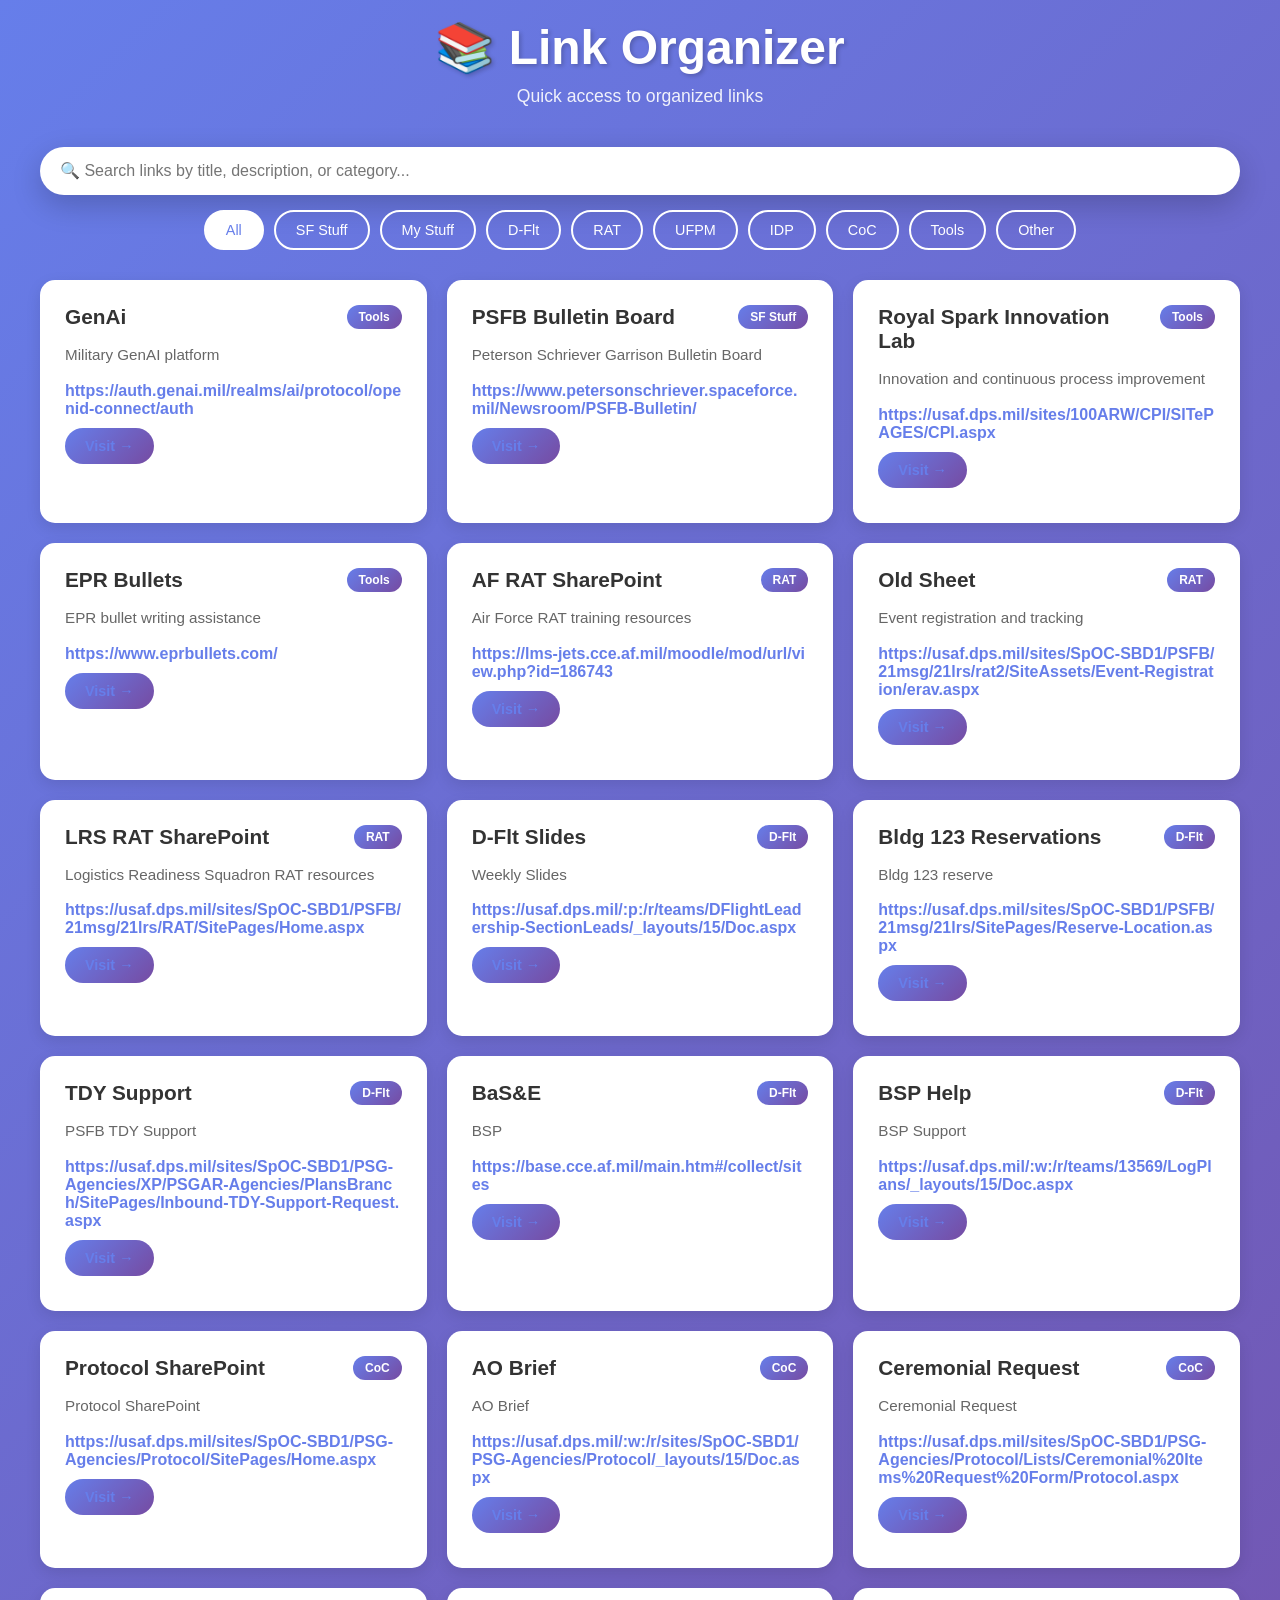
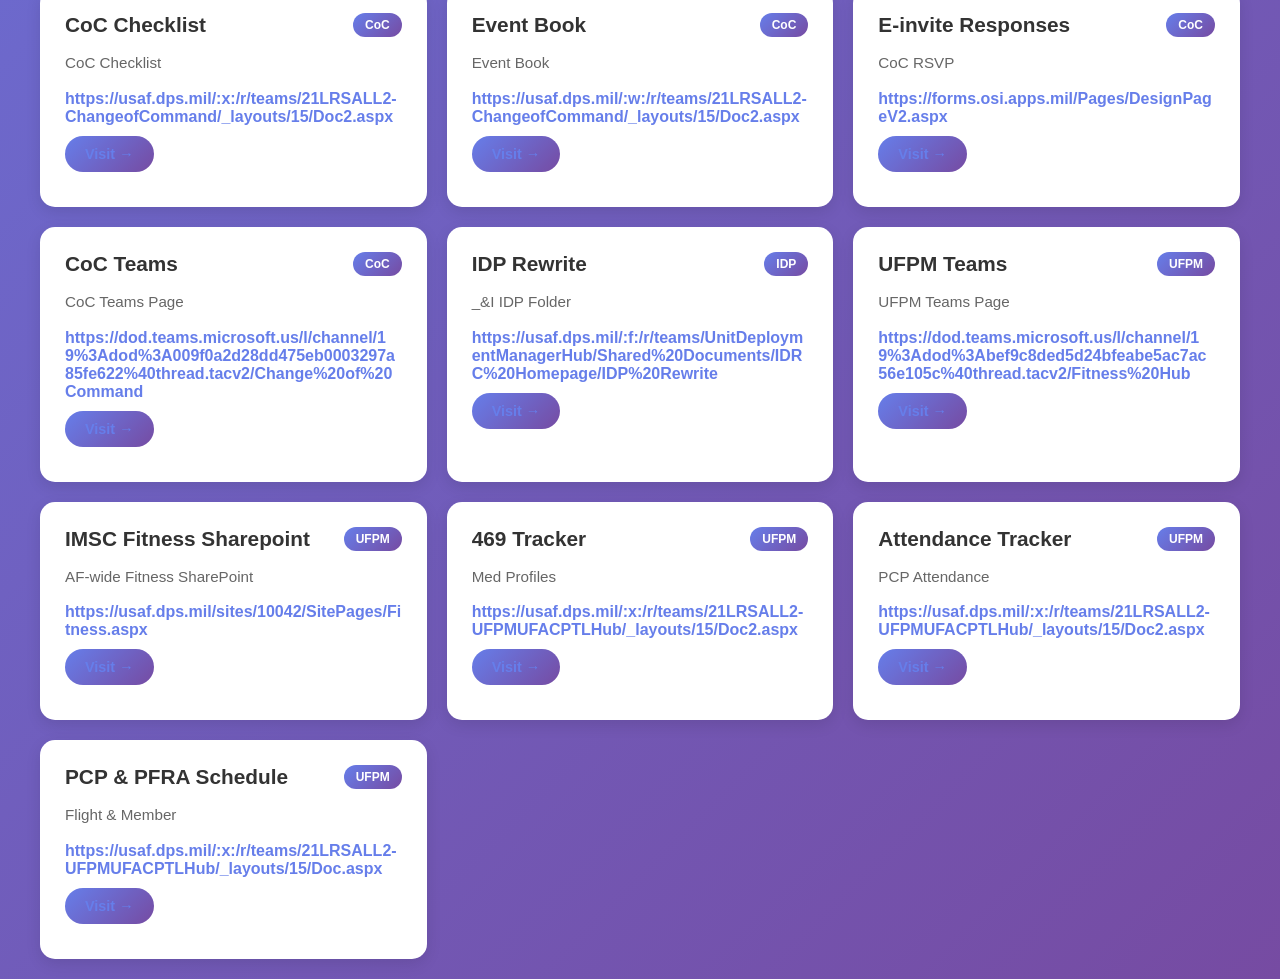
<file: index.html>
<!DOCTYPE html>
<html lang="en">
<head>
    <meta charset="UTF-8">
    <meta name="viewport" content="width=device-width, initial-scale=1.0">
    <title>Link Organizer</title>
    <link rel="stylesheet" href="styles.css">
</head>
<body>
    <div class="container">
        <!-- Header -->
        <header class="header">
            <h1>📚 Link Organizer</h1>
            <p>Quick access to organized links</p>
        </header>

        <!-- Search Section -->
        <div class="search-section">
            <input 
                type="text" 
                id="searchInput" 
                class="search-bar" 
                placeholder="🔍 Search links by title, description, or category..."
            >
            <div class="filter-buttons">
                <button class="filter-btn active" data-filter="all">All</button>
                <div id="categoryButtons" class="category-buttons"></div>
            </div>
        </div>

        <!-- Links Display Section -->
        <div class="content">
            <div id="linksContainer" class="links-container"></div>
            <div id="noResults" class="no-results" style="display: none;">
                <p>No links found. Try a different search!</p>
            </div>
        </div>
    </div>

    <script src="script.js"></script>
</body>
</html>
</file>
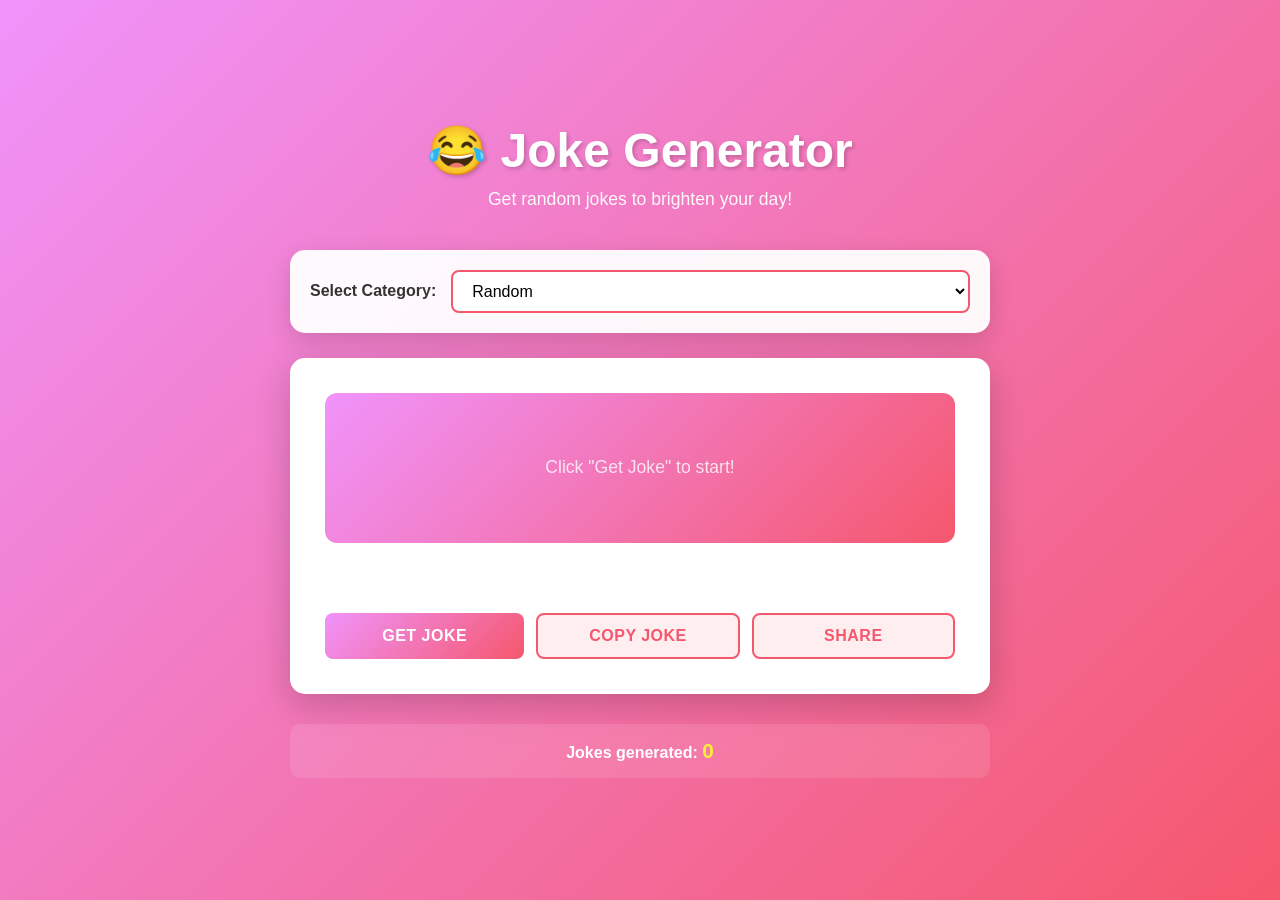
<file: joke-generator.html>
<!DOCTYPE html>
<html lang="en">
<head>
    <meta charset="UTF-8">
    <meta name="viewport" content="width=device-width, initial-scale=1.0">
    <title>Random Joke Generator</title>
    <link rel="stylesheet" href="joke-styles.css">
</head>
<body>
    <div class="container">
        <!-- Header -->
        <header class="header">
            <h1>😂 Joke Generator</h1>
            <p>Get random jokes to brighten your day!</p>
        </header>

        <!-- Controls Section -->
        <div class="controls-section">
            <div class="category-select">
                <label for="jokeCategory">Select Category:</label>
                <select id="jokeCategory">
                    <option value="random">Random</option>
                    <option value="general">General</option>
                    <option value="programming">Programming</option>
                    <option value="knock-knock">Knock Knock</option>
                </select>
            </div>
        </div>

        <!-- Joke Display Section -->
        <div class="joke-section">
            <div id="jokeContainer" class="joke-container">
                <div class="joke-placeholder">
                    <p>Click "Get Joke" to start!</p>
                </div>
            </div>

            <!-- Joke Type Badge -->
            <div id="jokeType" class="joke-type-badge"></div>

            <!-- Buttons -->
            <div class="button-group">
                <button id="getJokeBtn" class="btn btn-primary">Get Joke</button>
                <button id="copyBtn" class="btn btn-secondary">Copy Joke</button>
                <button id="shareBtn" class="btn btn-secondary">Share</button>
            </div>
        </div>

        <!-- Loading Indicator -->
        <div id="loading" class="loading" style="display: none;">
            <div class="spinner"></div>
            <p>Loading joke...</p>
        </div>

        <!-- Error Message -->
        <div id="errorMessage" class="error-message" style="display: none;"></div>

        <!-- Success Message -->
        <div id="successMessage" class="success-message" style="display: none;"></div>

        <!-- Stats Section -->
        <div class="stats-section">
            <p>Jokes generated: <span id="jokeCount">0</span></p>
        </div>
    </div>

    <script src="joke-script.js"></script>
</body>
</html>
</file>
<file: styles.css>
* {
    margin: 0;
    padding: 0;
    box-sizing: border-box;
}

body {
    font-family: 'Segoe UI', Tahoma, Geneva, Verdana, sans-serif;
    background: linear-gradient(135deg, #667eea 0%, #764ba2 100%);
    min-height: 100vh;
    padding: 20px;
}

.container {
    max-width: 1200px;
    margin: 0 auto;
}

/* Header */
.header {
    text-align: center;
    color: white;
    margin-bottom: 40px;
    animation: slideDown 0.5s ease;
}

.header h1 {
    font-size: 3rem;
    margin-bottom: 10px;
    text-shadow: 2px 2px 4px rgba(0, 0, 0, 0.2);
}

.header p {
    font-size: 1.1rem;
    opacity: 0.9;
}

/* Search Section */
.search-section {
    margin-bottom: 30px;
    animation: slideUp 0.5s ease;
}

.search-bar {
    width: 100%;
    padding: 15px 20px;
    font-size: 1rem;
    border: none;
    border-radius: 50px;
    box-shadow: 0 10px 30px rgba(0, 0, 0, 0.2);
    margin-bottom: 15px;
    transition: all 0.3s ease;
}

.search-bar:focus {
    outline: none;
    box-shadow: 0 10px 40px rgba(0, 0, 0, 0.3);
    transform: translateY(-2px);
}

.filter-buttons {
    display: flex;
    gap: 10px;
    flex-wrap: wrap;
    justify-content: center;
}

.filter-btn {
    padding: 10px 20px;
    border: 2px solid white;
    background: transparent;
    color: white;
    border-radius: 25px;
    cursor: pointer;
    font-size: 0.9rem;
    transition: all 0.3s ease;
    font-weight: 500;
}

.filter-btn:hover {
    background: rgba(255, 255, 255, 0.2);
    transform: translateY(-2px);
}

.filter-btn.active {
    background: white;
    color: #667eea;
}

.category-buttons {
    display: flex;
    gap: 10px;
    flex-wrap: wrap;
    justify-content: center;
}

/* Content */
.content {
    min-height: 400px;
}

.links-container {
    display: grid;
    grid-template-columns: repeat(auto-fill, minmax(300px, 1fr));
    gap: 20px;
    animation: fadeIn 0.5s ease;
}

.link-card {
    background: white;
    border-radius: 15px;
    padding: 25px;
    box-shadow: 0 5px 15px rgba(0, 0, 0, 0.1);
    transition: all 0.3s ease;
    cursor: pointer;
    position: relative;
    overflow: hidden;
}

.link-card::before {
    content: '';
    position: absolute;
    top: 0;
    left: -100%;
    width: 100%;
    height: 4px;
    background: linear-gradient(90deg, #667eea, #764ba2);
    transition: left 0.3s ease;
}

.link-card:hover {
    transform: translateY(-8px);
    box-shadow: 0 15px 35px rgba(0, 0, 0, 0.2);
}

.link-card:hover::before {
    left: 0;
}

.link-card-header {
    display: flex;
    justify-content: space-between;
    align-items: flex-start;
    margin-bottom: 15px;
}

.link-card h3 {
    color: #333;
    font-size: 1.3rem;
    margin: 0;
    flex-grow: 1;
    word-break: break-word;
}

.category-badge {
    background: linear-gradient(135deg, #667eea, #764ba2);
    color: white;
    padding: 5px 12px;
    border-radius: 20px;
    font-size: 0.75rem;
    font-weight: 600;
    white-space: nowrap;
    flex-shrink: 0;
    margin-left: 10px;
}

.link-card p {
    color: #666;
    font-size: 0.95rem;
    margin-bottom: 15px;
    line-height: 1.5;
}

.link-card a {
    display: inline-block;
    color: #667eea;
    text-decoration: none;
    font-weight: 600;
    word-break: break-all;
    transition: all 0.3s ease;
    margin-bottom: 10px;
}

.link-card a:hover {
    color: #764ba2;
    text-decoration: underline;
}

.card-link-btn {
    display: inline-block;
    background: linear-gradient(135deg, #667eea, #764ba2);
    color: white;
    padding: 10px 20px;
    border-radius: 20px;
    text-decoration: none;
    font-weight: 600;
    transition: all 0.3s ease;
    border: none;
    cursor: pointer;
    font-size: 0.9rem;
}

.card-link-btn:hover {
    transform: translateX(5px);
    box-shadow: 0 5px 15px rgba(102, 126, 234, 0.4);
}

.no-results {
    text-align: center;
    color: white;
    padding: 60px 20px;
    font-size: 1.2rem;
    animation: fadeIn 0.5s ease;
}

/* Animations */
@keyframes slideDown {
    from {
        opacity: 0;
        transform: translateY(-20px);
    }
    to {
        opacity: 1;
        transform: translateY(0);
    }
}

@keyframes slideUp {
    from {
        opacity: 0;
        transform: translateY(20px);
    }
    to {
        opacity: 1;
        transform: translateY(0);
    }
}

@keyframes fadeIn {
    from {
        opacity: 0;
    }
    to {
        opacity: 1;
    }
}

/* Responsive Design */
@media (max-width: 768px) {
    .header h1 {
        font-size: 2rem;
    }

    .links-container {
        grid-template-columns: 1fr;
    }

    .filter-buttons {
        justify-content: flex-start;
        overflow-x: auto;
        padding: 0 10px;
    }

    .link-card {
        padding: 20px;
    }
}

@media (max-width: 480px) {
    body {
        padding: 10px;
    }

    .header h1 {
        font-size: 1.5rem;
    }

    .header p {
        font-size: 0.9rem;
    }

    .search-bar {
        padding: 12px 15px;
        font-size: 0.9rem;
    }

    .filter-btn {
        padding: 8px 15px;
        font-size: 0.8rem;
    }
}
</file>
<file: joke-styles.css>
* {
    margin: 0;
    padding: 0;
    box-sizing: border-box;
}

body {
    font-family: 'Segoe UI', Tahoma, Geneva, Verdana, sans-serif;
    background: linear-gradient(135deg, #f093fb 0%, #f5576c 100%);
    min-height: 100vh;
    padding: 20px;
    display: flex;
    justify-content: center;
    align-items: center;
}

.container {
    max-width: 700px;
    width: 100%;
    animation: fadeIn 0.6s ease;
}

/* Header */
.header {
    text-align: center;
    color: white;
    margin-bottom: 40px;
    animation: slideDown 0.5s ease;
}

.header h1 {
    font-size: 3rem;
    margin-bottom: 10px;
    text-shadow: 2px 2px 4px rgba(0, 0, 0, 0.2);
}

.header p {
    font-size: 1.1rem;
    opacity: 0.95;
}

/* Controls Section */
.controls-section {
    background: rgba(255, 255, 255, 0.95);
    border-radius: 15px;
    padding: 20px;
    margin-bottom: 25px;
    box-shadow: 0 8px 25px rgba(0, 0, 0, 0.15);
    animation: slideUp 0.5s ease;
}

.category-select {
    display: flex;
    align-items: center;
    gap: 15px;
    flex-wrap: wrap;
}

.category-select label {
    font-weight: 600;
    color: #333;
    font-size: 1rem;
}

.category-select select {
    padding: 10px 15px;
    border: 2px solid #f5576c;
    border-radius: 8px;
    font-size: 1rem;
    cursor: pointer;
    background-color: white;
    transition: all 0.3s ease;
    flex: 1;
    min-width: 200px;
}

.category-select select:focus {
    outline: none;
    box-shadow: 0 0 10px rgba(245, 87, 108, 0.3);
    border-color: #f093fb;
}

.category-select select:hover {
    border-color: #f093fb;
}

/* Joke Section */
.joke-section {
    background: white;
    border-radius: 15px;
    padding: 35px;
    box-shadow: 0 10px 35px rgba(0, 0, 0, 0.2);
    animation: slideUp 0.6s ease 0.1s both;
}

.joke-container {
    background: linear-gradient(135deg, #f093fb 0%, #f5576c 100%);
    border-radius: 12px;
    padding: 30px;
    min-height: 150px;
    display: flex;
    align-items: center;
    justify-content: center;
    margin-bottom: 20px;
    color: white;
    text-align: center;
    font-size: 1.3rem;
    line-height: 1.8;
    word-break: break-word;
    animation: fadeIn 0.4s ease;
}

.joke-placeholder {
    opacity: 0.8;
    font-size: 1.1rem;
}

.joke-placeholder p {
    margin: 0;
}

.joke-type-badge {
    text-align: center;
    margin-bottom: 20px;
    min-height: 30px;
}

.joke-type-badge span {
    display: inline-block;
    background: linear-gradient(135deg, #667eea, #764ba2);
    color: white;
    padding: 8px 16px;
    border-radius: 20px;
    font-size: 0.85rem;
    font-weight: 600;
}

/* Buttons */
.button-group {
    display: flex;
    gap: 12px;
    flex-wrap: wrap;
    justify-content: center;
}

.btn {
    padding: 12px 28px;
    border: none;
    border-radius: 8px;
    font-size: 1rem;
    font-weight: 600;
    cursor: pointer;
    transition: all 0.3s ease;
    text-transform: uppercase;
    letter-spacing: 0.5px;
}

.btn-primary {
    background: linear-gradient(135deg, #f093fb 0%, #f5576c 100%);
    color: white;
    flex: 1;
    min-width: 150px;
}

.btn-primary:hover {
    transform: translateY(-3px);
    box-shadow: 0 10px 25px rgba(245, 87, 108, 0.4);
}

.btn-primary:active {
    transform: translateY(-1px);
}

.btn-secondary {
    background: rgba(245, 87, 108, 0.1);
    color: #f5576c;
    border: 2px solid #f5576c;
    flex: 1;
    min-width: 120px;
}

.btn-secondary:hover {
    background: #f5576c;
    color: white;
    transform: translateY(-3px);
}

.btn-secondary:active {
    transform: translateY(-1px);
}

.btn:disabled {
    opacity: 0.6;
    cursor: not-allowed;
    transform: none;
}

/* Loading Indicator */
.loading {
    text-align: center;
    padding: 30px;
    color: white;
}

.spinner {
    border: 4px solid rgba(255, 255, 255, 0.3);
    border-top: 4px solid white;
    border-radius: 50%;
    width: 50px;
    height: 50px;
    animation: spin 1s linear infinite;
    margin: 0 auto 15px;
}

@keyframes spin {
    0% { transform: rotate(0deg); }
    100% { transform: rotate(360deg); }
}

.loading p {
    font-size: 1.1rem;
    margin-top: 10px;
}

/* Messages */
.error-message,
.success-message {
    padding: 15px 20px;
    border-radius: 8px;
    margin-bottom: 20px;
    font-weight: 600;
    animation: slideDown 0.3s ease;
}

.error-message {
    background: #ff6b6b;
    color: white;
}

.success-message {
    background: #51cf66;
    color: white;
}

/* Stats Section */
.stats-section {
    text-align: center;
    color: white;
    margin-top: 30px;
    padding: 15px;
    background: rgba(255, 255, 255, 0.1);
    border-radius: 10px;
    font-weight: 600;
    animation: slideUp 0.7s ease 0.2s both;
}

.stats-section span {
    color: #ffeb3b;
    font-size: 1.3rem;
    font-weight: 700;
}

/* Animations */
@keyframes slideDown {
    from {
        opacity: 0;
        transform: translateY(-20px);
    }
    to {
        opacity: 1;
        transform: translateY(0);
    }
}

@keyframes slideUp {
    from {
        opacity: 0;
        transform: translateY(20px);
    }
    to {
        opacity: 1;
        transform: translateY(0);
    }
}

@keyframes fadeIn {
    from {
        opacity: 0;
    }
    to {
        opacity: 1;
    }
}

/* Responsive Design */
@media (max-width: 600px) {
    .container {
        max-width: 100%;
    }

    .header h1 {
        font-size: 2rem;
    }

    .header p {
        font-size: 0.95rem;
    }

    .joke-section {
        padding: 25px;
    }

    .joke-container {
        padding: 25px;
        min-height: 130px;
        font-size: 1.1rem;
    }

    .button-group {
        gap: 10px;
    }

    .btn {
        padding: 10px 20px;
        font-size: 0.9rem;
    }

    .category-select {
        flex-direction: column;
        align-items: stretch;
    }

    .category-select select {
        min-width: auto;
    }
}

@media (max-width: 400px) {
    body {
        padding: 10px;
    }

    .header h1 {
        font-size: 1.5rem;
    }

    .header p {
        font-size: 0.85rem;
    }

    .joke-section {
        padding: 20px;
    }

    .joke-container {
        padding: 20px;
        font-size: 1rem;
        min-height: 120px;
    }

    .button-group {
        flex-direction: column;
    }

    .btn {
        width: 100%;
    }
}
</file>
